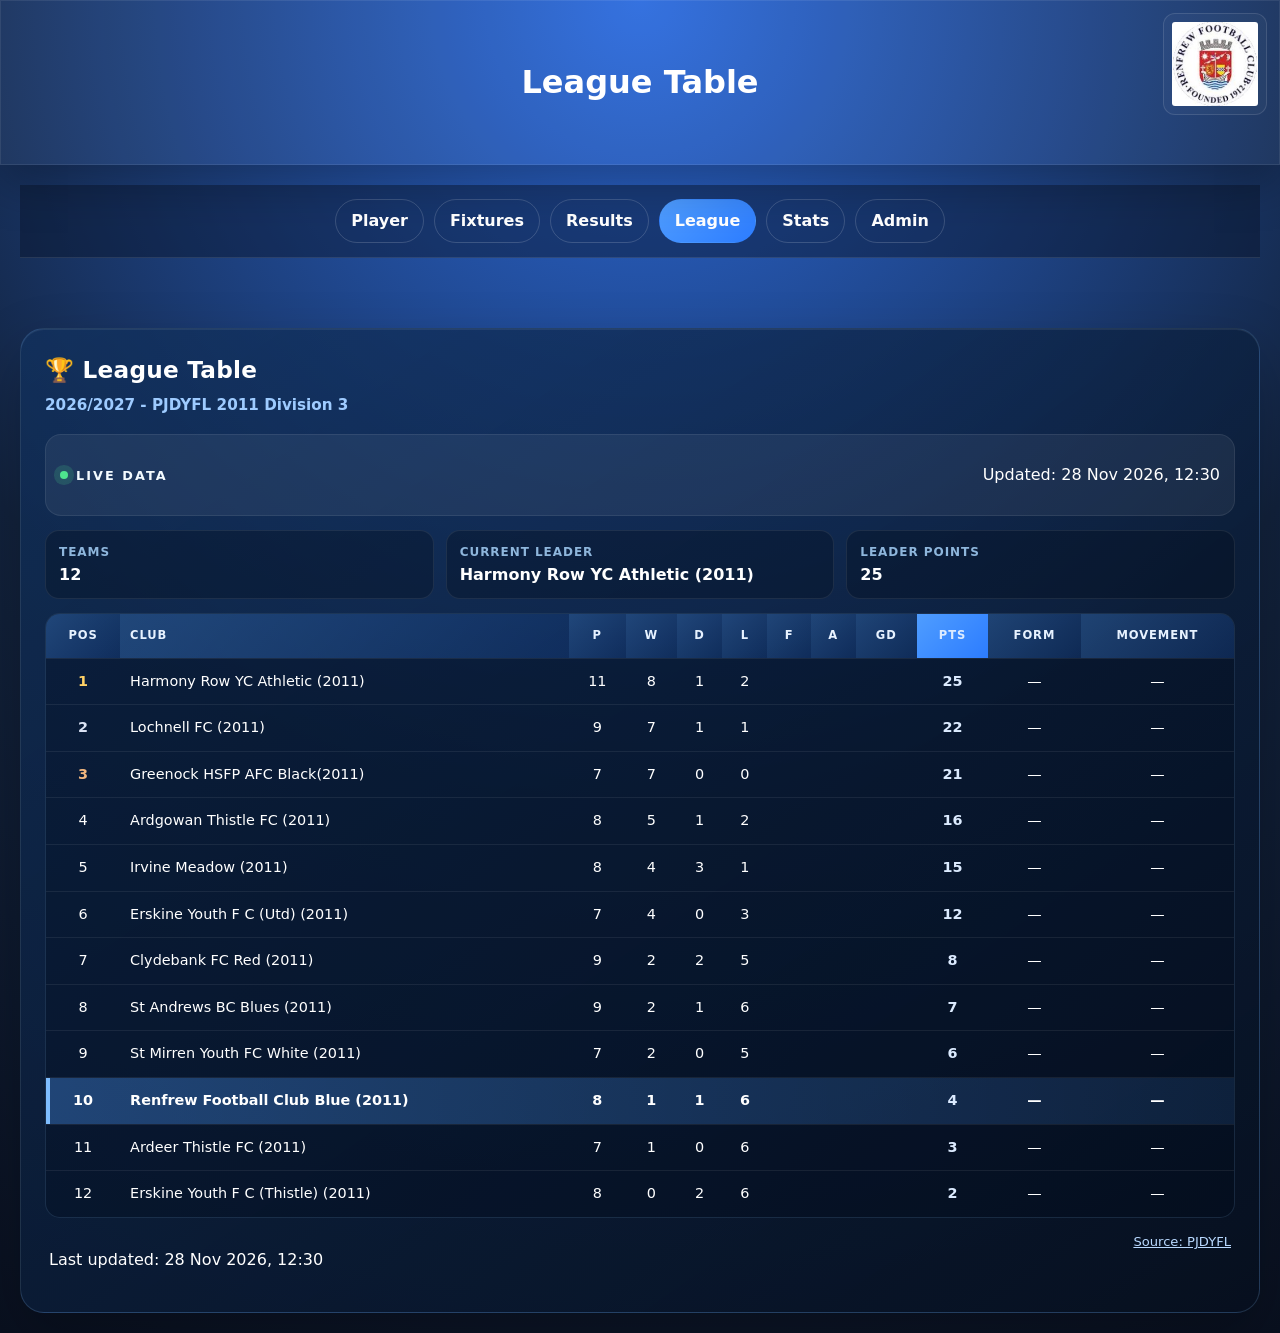
<file: pages/league.html>
<!doctype html><html lang="en"><head><meta charset="UTF-8"><meta name="viewport" content="width=device-width,initial-scale=1.0"><title>League Table | KCGK</title><link rel="stylesheet" href="../css/style.css?v=admin-badge-panel"></head><body><header class="goalkeeper"><img class="team-logo" src="../assets/images/team-logo.png" alt="Renfrew Juniors logo"><h1>League Table</h1></header><div data-site-navigation></div><main><section class="league-table-card"><div class="league-table-heading"><div><h2>🏆 League Table</h2><p id="leagueTableName" class="league-table-kicker"></p></div></div><div class="league-table-status-block"><div class="league-table-live"><span class="league-table-live-dot"></span><span>LIVE DATA</span></div><p id="leagueTableLiveUpdated"></p></div><div id="leagueTableSummary" class="league-table-summary"></div><div id="leagueTableStatus" class="league-table-status">Loading league table...</div><div id="leagueTableWrap" class="league-table-wrap hidden"><table class="league-table"><thead><tr><th>Pos</th><th>Club</th><th>P</th><th>W</th><th>D</th><th>L</th><th>F</th><th>A</th><th>GD</th><th>Pts</th><th>Form</th><th>Movement</th></tr></thead><tbody id="leagueTableBody"></tbody></table></div><div class="league-table-footer"><p id="leagueTableUpdated"></p><a class="league-table-source" href="https://www.pjdyfl.co.uk/leaguetablefeed/1058" target="_blank" rel="noopener noreferrer">Source: PJDYFL</a></div></section></main><script type="module">import {mountNavigation} from '../js/navigation.js';import {loadLeagueTable} from '../js/league.js';mountNavigation('League');loadLeagueTable();</script></body></html>
</file>
<file: css/style.css>
﻿:root{
  --bg-1: #2d6cdf;
  --bg-2: #12223c;
  --bg-3: #09101f;
  --card-bg: rgba(255,255,255,0.06);
  --muted: rgba(248,235,235,0.75);
  --accent: #4f9dff;
  --accent-strong: #2c7cff;
  --radius: 18px;
  --gap: 18px;
  --max-width: 960px;
}

/* Page background and text */
body{
  margin:0;
  min-height:100vh;
  font-family: "Segoe UI", Roboto, system-ui, -apple-system, "Helvetica Neue", Arial, sans-serif;
  background: radial-gradient(circle at top, var(--bg-1) 0%, var(--bg-2) 55%, var(--bg-3) 100%);
  color: #f6f6f7;
  line-height:1.5;
  -webkit-font-smoothing:antialiased;
}

/* Center page content */
body > *{
  max-width: var(--max-width);
  margin:0 auto;
  padding:20px;
}

/* Top header look */
header.goalkeeper{
  position:relative;
  text-align:center;
  padding:36px 20px;
  border-radius: calc(var(--radius) + 6px);
  background: rgba(255,255,255,0.04);
  border: 1px solid rgba(255,255,255,0.08);
  box-shadow: 0 18px 44px rgba(0,0,0,0.28);
}

header.goalkeeper .team-logo{
  position:absolute;
  top:12px;
  right:12px;
  width:86px;
  height:auto;
  border-radius:12px;
  border:1px solid rgba(255,255,255,0.12);
  background: rgba(255,255,255,0.03);
  padding:8px;
  object-fit:contain;
}

/* Headings */
header.goalkeeper h1:first-child{
  margin-bottom:6px;
  font-size:2.2rem;
  letter-spacing:0.2px;
}
header.goalkeeper p{
  margin:0;
  opacity:0.95;
  color:var(--muted);
}

.next-match-card{
  position:relative;
  display:flex;
  align-items:center;
  justify-content:space-between;
  gap:32px;
  overflow:hidden;
  isolation:isolate;
  margin-top:24px;
  padding:clamp(26px, 5vw, 46px);
  border:1px solid rgba(170,214,255,0.2);
  border-radius:28px;
  background:
    radial-gradient(ellipse at 88% 8%, rgba(71,156,255,.28), transparent 38%),
    linear-gradient(120deg, #071a32 0%, #0c2c50 54%, #103d68 100%);
  box-shadow:0 24px 58px rgba(3,10,20,0.38), inset 0 1px 0 rgba(255,255,255,0.09);
}
.next-match-card::before,.next-match-card::after{position:absolute;z-index:-1;content:"";pointer-events:none}
.next-match-card::before{width:390px;height:390px;right:-132px;top:-208px;border:1px solid rgba(184,220,255,.12);border-radius:50%;box-shadow:0 0 0 28px rgba(184,220,255,.025),0 0 0 58px rgba(184,220,255,.025),0 0 0 92px rgba(184,220,255,.02)}
.next-match-card::after{inset:auto 0 0;height:4px;background:linear-gradient(90deg,#73f0b1,#54b6ff 55%,#9c8bff)}
.next-match-copy{position:relative;z-index:1;min-width:0;flex:1}
.next-match-kicker{display:inline-flex;align-items:center;gap:8px;color:#91f2bb;font-size:.73rem;font-weight:850;letter-spacing:.17em}
.next-match-kicker::before{width:7px;height:7px;border-radius:50%;background:#75efad;box-shadow:0 0 12px rgba(117,239,173,.8);content:""}
.next-match-card h2{max-width:620px;margin:9px 0 7px;font-size:clamp(1.65rem,4.5vw,2.55rem);line-height:1.12;letter-spacing:-.035em;text-wrap:balance}
.next-match-meta{margin:0;color:rgba(226,239,255,.76);font-size:.95rem}
.countdown{display:flex;gap:9px;margin-top:25px}
.countdown-unit{display:grid;min-width:84px;padding:11px 14px 10px;text-align:left;border:1px solid rgba(193,222,255,.14);border-radius:16px;background:linear-gradient(145deg,rgba(255,255,255,.1),rgba(255,255,255,.035));box-shadow:inset 0 1px 0 rgba(255,255,255,.07)}
.countdown-unit strong{font-size:1.8rem;line-height:1.1;font-variant-numeric:tabular-nums;letter-spacing:-.04em}
.countdown-unit span{margin-top:5px;color:rgba(216,232,250,.64);font-size:.66rem;font-weight:750;text-transform:uppercase;letter-spacing:.12em}
.countdown-note{margin:8px 0 0;color:rgba(216,232,250,.5);font-size:.75rem}
.next-match-link{display:inline-flex;gap:10px;align-items:center;margin-top:20px;padding:10px 14px;border:1px solid rgba(183,216,255,.2);border-radius:999px;background:rgba(255,255,255,.055);color:#fff;font-size:.88rem;font-weight:750;text-decoration:none;transition:background .16s ease,transform .16s ease}
.next-match-link span{color:#91f2bb;font-size:1.1rem;transition:transform .16s ease}
.next-match-link:hover{transform:translateY(-2px);background:rgba(255,255,255,.12)}
.next-match-link:hover span{transform:translateX(3px)}
.next-match-ball{position:relative;z-index:0;display:grid;flex:none;place-items:center;width:clamp(130px,20vw,205px);aspect-ratio:1;border:1px solid rgba(198,226,255,.14);border-radius:50%;background:radial-gradient(circle at 35% 28%,rgba(114,183,255,.22),rgba(45,107,169,.08) 62%,rgba(255,255,255,.025));box-shadow:inset 0 0 38px rgba(93,164,235,.12),0 0 70px rgba(46,128,212,.12);font-size:clamp(4rem,9vw,7rem);filter:drop-shadow(0 16px 18px rgba(0,0,0,.27));transform:rotate(-12deg)}
.next-match-card [hidden]{display:none}

/* Profile card styling */
.profile-card{
  display:grid;
  grid-template-columns: minmax(180px, 260px) 1fr;
  gap:24px;
  align-items:start;
  margin-top:28px;
  padding:24px;
  border-radius:var(--radius);
  background: linear-gradient(180deg, rgba(255,255,255,0.02), rgba(255,255,255,0.01));
  border:1px solid rgba(255,255,255,0.06);
  box-shadow: 0 20px 50px rgba(3,10,20,0.45);
  transition: transform 0.18s ease, box-shadow 0.18s ease;
}
.profile-card:hover{transform:translateY(-4px); box-shadow:0 30px 80px rgba(3,10,20,0.5)}

/* Player timeline */
.player-timeline{
  margin-top:28px;
  padding:clamp(24px,4vw,38px);
  border:1px solid rgba(170,214,255,.14);
  border-radius:var(--radius);
  background:linear-gradient(145deg,rgba(12,34,61,.84),rgba(8,18,34,.78));
  box-shadow:0 20px 50px rgba(3,10,20,.3);
}
.player-timeline-heading{display:flex;justify-content:space-between;align-items:flex-end;gap:18px;margin-bottom:18px}
.timeline-kicker{color:#91f2bb;font-size:.72rem;font-weight:850;letter-spacing:.16em}
.player-timeline-heading h2{margin:5px 0 3px;font-size:clamp(1.4rem,3vw,1.85rem);letter-spacing:-.025em}
.player-timeline-heading p{margin:0;color:rgba(226,239,255,.68);font-size:.92rem}
.timeline-list{position:relative;display:grid;grid-auto-flow:column;grid-auto-columns:300px;gap:16px;overflow-x:auto;overscroll-behavior-inline:contain;scroll-snap-type:x mandatory;scrollbar-color:rgba(117,239,173,.55) rgba(255,255,255,.08);scrollbar-width:thin;margin:0 -4px;padding:12px 4px 18px;list-style:none}
.timeline-list:focus-visible{outline:2px solid rgba(117,239,173,.72);outline-offset:3px;border-radius:12px}
.timeline-item{position:relative;display:grid;grid-template-rows:46px 1fr;gap:14px;min-height:178px;scroll-snap-align:start}
.timeline-item::after{position:absolute;z-index:0;top:21px;left:44px;right:-16px;height:2px;background:linear-gradient(90deg,#72ebb0,#54b6ff);content:""}
.timeline-item:last-child::after{display:none}
.timeline-marker{z-index:1;display:grid;width:44px;height:44px;place-items:center;border:1px solid rgba(185,218,255,.18);border-radius:50%;background:#102b49;box-shadow:0 0 0 5px rgba(9,22,39,.8);font-size:1.15rem}
.timeline-item--current .timeline-marker{border-color:rgba(117,239,173,.55);background:linear-gradient(145deg,#174c50,#123755);box-shadow:0 0 0 5px rgba(9,22,39,.8),0 0 22px rgba(117,239,173,.15)}
.timeline-content{height:100%;box-sizing:border-box;padding:16px;border:1px solid rgba(170,214,255,.13);border-radius:16px;background:linear-gradient(145deg,rgba(255,255,255,.075),rgba(255,255,255,.025));box-shadow:inset 0 1px 0 rgba(255,255,255,.045)}
.timeline-date{color:#91f2bb;font-size:.71rem;font-weight:800;letter-spacing:.1em;text-transform:uppercase}
.timeline-content h3{margin:4px 0 6px;font-size:1.02rem}
.timeline-content p{margin:0;color:rgba(226,239,255,.68);font-size:.88rem}
.timeline-scroll-hint{display:flex;justify-content:flex-end;align-items:center;gap:8px;margin:0;color:rgba(226,239,255,.55);font-size:.75rem;font-weight:700;letter-spacing:.04em}
.timeline-scroll-hint span{color:#91f2bb;font-size:1rem}
.timeline-scroll-controls{display:flex;gap:8px;flex:none}
.timeline-scroll-controls button{display:grid;width:38px;height:38px;place-items:center;padding:0;border:1px solid rgba(183,216,255,.2);background:rgba(255,255,255,.055);font-size:1.15rem}
.timeline-scroll-controls button:hover{background:rgba(255,255,255,.13)}
@media(max-width:480px){.player-timeline{margin-top:20px;padding:22px 18px}.player-timeline-heading{align-items:center}.timeline-list{grid-auto-columns:minmax(0,84%);gap:12px}.timeline-item{min-height:166px}.timeline-scroll-controls button{width:34px;height:34px}}

.player-timeline-editor{margin-top:16px}
.timeline-editor-heading{display:flex;align-items:flex-start;justify-content:space-between;gap:18px;margin-bottom:18px}
.timeline-editor-heading h3{margin:4px 0;font-size:1.25rem}
.timeline-editor-heading p:not(.timeline-kicker){max-width:620px;margin:0;color:rgba(226,239,255,.68);font-size:.9rem}
.timeline-editor-rows{display:grid;gap:14px}
.timeline-editor-row{display:flex;flex-direction:column;gap:12px;padding:16px;border:1px solid rgba(170,214,255,.13);border-radius:14px;background:linear-gradient(145deg,rgba(12,34,61,.72),rgba(8,18,34,.68))}
.timeline-editor-row-heading{display:flex;align-items:center;gap:9px;color:rgba(226,239,255,.62);font-size:.78rem;font-weight:700;letter-spacing:.03em}
.timeline-edit-emoji{display:grid;width:34px;height:34px;place-items:center;border:1px solid rgba(185,218,255,.18);border-radius:50%;background:#102b49;font-size:1.1rem}
.timeline-editor-row label{display:flex;flex-direction:column;gap:7px;color:rgba(248,235,235,.92);font-size:.9rem;font-weight:700;min-width:0}
.timeline-editor-row input,.timeline-editor-row textarea{width:100%;box-sizing:border-box;border:1px solid rgba(255,255,255,.16);border-radius:11px;padding:12px 14px;background:rgba(255,255,255,.07);color:#fff;font:inherit;font-weight:450;resize:vertical}
.timeline-editor-row input{min-height:46px}
.timeline-editor-row input:focus,.timeline-editor-row textarea:focus{outline:2px solid rgba(79,157,255,.38);outline-offset:2px}
.timeline-editor-actions{display:flex;flex-wrap:wrap;gap:8px}
.timeline-editor-actions button{padding:8px 13px;font-size:.82rem}
.timeline-editor-actions button:disabled{opacity:.48;cursor:not-allowed;transform:none}
@media(max-width:620px){.timeline-editor-heading{flex-direction:column}.timeline-editor-heading button{width:100%}}

/* Image styling */
.profile-card img{
  width:100%;
  border-radius:14px;
  object-fit:cover;
  min-height:220px;
  box-shadow: 0 12px 30px rgba(0,0,0,0.25);
}

/* Text block */
.profile-card .info{
  display:flex;
  flex-direction:column;
  gap:var(--gap);
}

.profile-card h1, .profile-card h2{margin:0}
.profile-card h1{font-size:1.6rem}
.profile-card h2{margin-top:6px; font-size:1.15rem; opacity:0.92; font-weight:500}

/* Stats grid */
.profile-card ul{
  list-style:none;
  padding:0;
  margin:0;
  display:grid;
  grid-template-columns: repeat(2, minmax(0,1fr));
  gap:10px;
}
.profile-card li{
  background: var(--card-bg);
  padding:10px 14px;
  border-radius:12px;
  margin:0;
  font-weight:600;
  color: #fbfbfc;
}

/* Button layout and styles */
.profile-card .info > button{margin-right:12px}
button{
  display:inline-block;
  border:none;
  border-radius:999px;
  padding:12px 22px;
  background:var(--accent);
  color:white;
  cursor:pointer;
  font-size:0.98rem;
  transition: transform 0.16s ease, background 0.16s ease, box-shadow 0.16s ease;
  box-shadow: 0 8px 20px rgba(40,100,200,0.12);
}
button:hover{background:var(--accent-strong); transform:translateY(-3px); box-shadow:0 14px 32px rgba(40,100,200,0.16)}
button:focus{outline:3px solid rgba(79,157,255,0.18); outline-offset:3px}

/* Small screens */
@media (max-width:720px){
  .next-match-ball{width:125px;font-size:4.5rem;opacity:.82}
  .profile-card{grid-template-columns:1fr}
  .profile-card ul{grid-template-columns:1fr}
  header.goalkeeper .team-logo{width:64px}
}

@media (max-width:480px){
  .next-match-card{gap:8px;padding:24px 18px 22px;border-radius:22px}
  .next-match-ball{position:absolute;right:-28px;top:-32px;width:136px;font-size:4rem;opacity:.19}
  .next-match-card h2{max-width:calc(100% - 25px);font-size:1.7rem}
  .next-match-meta{max-width:calc(100% - 12px);font-size:.85rem}
  .countdown{gap:7px;margin-top:20px}
  .countdown-unit{min-width:0;flex:1;padding:10px 10px 9px}
  .countdown-unit strong{font-size:1.55rem}
  header.goalkeeper{padding-right:88px;}
  header.goalkeeper h1{font-size:1.75rem;}
}

/* Social button row */
.social-row{
  margin-top:8px;
  display:flex;
  flex-wrap:wrap;
  gap:10px;
  align-items:center;
}
.social-button{
  display:inline-flex;
  align-items:center;
  justify-content:center;
  width:52px;
  height:52px;
  border-radius:14px;
  background: #000;
  color:white;
  text-decoration:none;
  padding:0;
  overflow:hidden;
  box-shadow:0 10px 26px rgba(0,0,0,0.35);
  transition: transform 0.16s cubic-bezier(.2,.9,.2,1), box-shadow 0.16s ease, opacity 0.14s ease;
}
.social-button img.social-logo{
  width:100%;
  height:100%;
  display:block;
  object-fit:contain;
  background:transparent;
  border:none;
}
.social-button--text{
  width:auto;
  min-width:180px;
  padding:0 14px;
  height:48px;
  border-radius:999px;
  background: linear-gradient(135deg, #ff0000 0%, #c80000 100%);
}
.social-button--text .social-text{
  display:block;
  color:#fff;
  font-weight:700;
  font-size:0.95rem;
  letter-spacing:0.02em;
}
.social-button:hover{transform:translateY(-4px) scale(1.04); box-shadow:0 18px 40px rgba(0,0,0,0.4)}
.social-button:focus{outline:3px solid rgba(79,157,255,0.18); outline-offset:3px}

/* Tighter spacing for action buttons */
.profile-card .info > button{margin-right:10px; margin-bottom:8px}

.secondary-button{
  border:none;
  border-radius:999px;
  padding:12px 22px;
  background:rgba(255,255,255,0.14);
  color:#fff;
  cursor:pointer;
  font-weight:700;
  box-shadow:0 10px 20px rgba(0,0,0,0.18);
}
button.secondary-button:hover{transform:translateY(-2px); background:rgba(255,255,255,0.2)}

.fixtures-card{
  margin-top:30px;
  padding:24px;
  border-radius:var(--radius);
  background: rgba(255,255,255,0.05);
  border:1px solid rgba(255,255,255,0.08);
  box-shadow:0 20px 50px rgba(0,0,0,0.18);
}
.league-table-card{
  margin-top:30px;
  padding:24px;
  overflow:hidden;
  border:1px solid rgba(144,198,255,0.18);
  border-radius:24px;
  background:linear-gradient(145deg, rgba(17,49,94,0.72), rgba(6,15,30,0.78));
  box-shadow:0 24px 60px rgba(0,0,0,0.24), inset 0 1px 0 rgba(255,255,255,0.07);
}
.league-table-heading{
  display:flex;
  align-items:flex-start;
  gap:16px;
  margin-bottom:18px;
}
.league-table-kicker{
  margin:6px 0 0;
  color:#9ecbff;
  font-size:0.95rem;
  font-weight:700;
}
.league-table-heading h2{
  margin:0;
  font-size:1.45rem;
  letter-spacing:0.01em;
}
.league-table-status-block{
  display:flex;
  flex-wrap:wrap;
  align-items:center;
  justify-content:space-between;
  gap:12px;
  padding:12px 14px;
  margin-bottom:14px;
  border-radius:16px;
  background:rgba(255,255,255,0.06);
  border:1px solid rgba(255,255,255,0.08);
}
.league-table-live{
  display:inline-flex;
  align-items:center;
  gap:8px;
  color:#f4fbff;
  font-size:0.8rem;
  font-weight:800;
  letter-spacing:0.16em;
  text-transform:uppercase;
}
.league-table-live-dot{
  display:inline-block;
  width:8px;
  height:8px;
  border-radius:999px;
  background:#4ee48e;
  box-shadow:0 0 0 6px rgba(78,228,142,0.16);
}
.league-table-live-updated,
.league-table-updated{
  margin:0;
  color:var(--muted);
  font-size:0.82rem;
}
.league-table-summary{
  display:grid;
  grid-template-columns:repeat(3, minmax(0, 1fr));
  gap:12px;
  margin-bottom:14px;
}
.league-table-summary-card{
  display:flex;
  flex-direction:column;
  gap:4px;
  padding:12px 13px;
  border-radius:14px;
  background:rgba(3,12,27,0.34);
  border:1px solid rgba(255,255,255,0.08);
}
.league-table-summary-label{
  color:#8eb6dc;
  font-size:0.75rem;
  font-weight:700;
  letter-spacing:0.08em;
  text-transform:uppercase;
}
.league-table-summary-card strong{
  color:#ffffff;
  font-size:1rem;
  line-height:1.3;
}
.league-table-source{
  color:#b9d9ff;
  font-size:0.82rem;
  white-space:nowrap;
}
.league-table-status{
  padding:18px;
  border:1px solid rgba(255,255,255,0.08);
  border-radius:14px;
  background:rgba(3,12,27,0.28);
  color:var(--muted);
}
.league-table-wrap{
  overflow-x:auto;
  margin-top:12px;
  border:1px solid rgba(144,198,255,0.14);
  border-radius:15px;
  background:rgba(3,12,27,0.32);
  -webkit-overflow-scrolling:touch;
}
.league-table{
  width:100%;
  min-width:860px;
  border-collapse:collapse;
  font-size:0.9rem;
}
.league-table th,
.league-table td{
  padding:12px 10px;
  border-bottom:1px solid rgba(255,255,255,0.07);
  text-align:center;
  white-space:nowrap;
}
.league-table th{
  padding-top:13px;
  padding-bottom:13px;
  background:linear-gradient(135deg, rgba(79,157,255,0.32), rgba(44,124,255,0.18));
  color:#e7f2ff;
  font-size:0.72rem;
  font-weight:800;
  letter-spacing:0.08em;
  text-transform:uppercase;
}
.league-table tbody tr{transition:background 0.18s ease, transform 0.18s ease;}
.league-table tbody tr:hover{background:rgba(255,255,255,0.045);}
.league-table tbody tr:last-child td{border-bottom:none;}
.league-table th:nth-child(2),
.league-table td:nth-child(2){
  min-width:240px;
  text-align:left;
  white-space:normal;
}
.league-table th:nth-child(10),
.league-table td:nth-child(10){
  color:#dcebff;
  font-weight:800;
}
.league-table th:nth-child(10){background:linear-gradient(135deg, #4f9dff, #2c7cff);}
.league-table tbody tr.pos-1 td:first-child{color:#ffd166; font-weight:800;}
.league-table tbody tr.pos-2 td:first-child{color:#dce4f5; font-weight:800;}
.league-table tbody tr.pos-3 td:first-child{color:#f0b67f; font-weight:800;}
.league-table tbody tr.current-team{
  background:linear-gradient(90deg, rgba(79,157,255,0.34), rgba(79,157,255,0.12));
  box-shadow:inset 4px 0 #7ebdff;
}
.league-table tbody tr.current-team td{
  font-weight:800;
}
.league-table-club-cell{
  display:flex;
  align-items:center;
  justify-content:flex-start;
  gap:8px;
  min-width:240px;
}
.league-table-club-name{
  font-weight:700;
}
.league-table-team-badge{
  display:inline-flex;
  align-items:center;
  justify-content:center;
  padding:3px 8px;
  border-radius:999px;
  font-size:0.68rem;
  font-weight:800;
  letter-spacing:0.08em;
  text-transform:uppercase;
  color:#0b1730;
  background:linear-gradient(135deg, #ffe66d, #ffc857);
}
.league-table-form-cell,
.league-table-movement-cell{
  min-width:120px;
}
.league-table-form-badges{
  display:flex;
  flex-wrap:wrap;
  justify-content:center;
  gap:4px;
}
.league-table-form-badge{
  display:inline-flex;
  align-items:center;
  justify-content:center;
  min-width:24px;
  height:24px;
  padding:0 4px;
  border-radius:999px;
  font-size:0.72rem;
  font-weight:800;
  background:rgba(255,255,255,0.12);
  color:#f8fbff;
}
.league-table-footer{
  display:flex;
  justify-content:space-between;
  gap:14px;
  padding:14px 4px 0;
}
@media (max-width:820px){
  .league-table-summary{grid-template-columns:1fr;}
}
@media (max-width:620px){
  .league-table-card{padding:18px 14px;}
  .league-table-heading{flex-direction:column;}
  .league-table-status-block{align-items:flex-start; flex-direction:column;}
  .league-table-footer{align-items:flex-start; flex-direction:column;}
  .league-table-source{white-space:normal;}
  .league-table{min-width:760px;}
}
.fixtures-header{
  display:flex;
  flex-direction:column;
  gap:8px;
}
.fixture-controls{
  display:flex;
  justify-content:flex-end;
  align-items:center;
  gap:10px;
  margin:18px 0;
}
.league-table-nav-link{
  display:inline-flex;
  align-items:center;
  justify-content:center;
  text-decoration:none;
}
.management-panel{
  display:grid;
  gap:14px;
  max-width:760px;
  margin:0 auto 22px;
  border-radius:16px;
  border:1px solid rgba(255,255,255,0.12);
  padding:18px;
  background: rgba(7,16,32,0.42);
  box-shadow: inset 0 1px 0 rgba(255,255,255,0.05), 0 18px 42px rgba(0,0,0,0.2);
}
.hidden{display:none !important;}
.admin-panel-header{
  display:flex;
  justify-content:space-between;
  gap:16px;
  align-items:flex-start;
}
.admin-panel-header h3,
.admin-section h4{
  margin:0;
}
.admin-panel-header p{
  margin:4px 0 0;
  color:rgba(248,235,235,0.74);
}
.admin-section{
  background:rgba(255,255,255,0.055);
  border:1px solid rgba(255,255,255,0.09);
  border-radius:12px;
  padding:16px;
}
.fixture-score-editor{
  display:flex;
  flex-direction:column;
  gap:12px;
}
.motm-editor{
  display:flex;
  flex-direction:column;
  gap:10px;
  padding-top:12px;
  border-top:1px solid rgba(255,255,255,0.12);
}
.motm-toggle{
  flex-direction:row !important;
  align-items:center;
  gap:10px !important;
}
.motm-toggle input{
  width:auto;
  min-height:0;
}
.fixture-access-row{
  display:grid;
  grid-template-columns:repeat(2, minmax(0, 1fr));
  gap:14px;
  margin-top:14px;
}
.fixture-access label,
.fixture-form label,
.fixture-score-editor label{
  display:flex;
  flex-direction:column;
  gap:8px;
  color: rgba(248,235,235,0.92);
  font-size:0.95rem;
  font-weight:700;
  min-width:0;
}
.fixture-access input,
.fixture-form input,
.fixture-score-editor select,
.fixture-score-editor input{
  width:100%;
  box-sizing:border-box;
  border:1px solid rgba(255,255,255,0.18);
  border-radius:12px;
  padding:14px 16px;
  background: rgba(255,255,255,0.08);
  color:#fff;
  min-height:48px;
  box-shadow: inset 0 1px 2px rgba(0,0,0,0.18);
}
.fixture-access input:focus,
.fixture-form input:focus,
.fixture-score-editor select:focus,
.fixture-score-editor input:focus{
  outline:2px solid rgba(79,157,255,0.35);
  outline-offset:2px;
}
.fixture-access-buttons{
  display:flex;
  flex-wrap:wrap;
  gap:10px;
  margin-top:14px;
}
.fixture-access-buttons button{
  min-width:110px;
  padding:10px 16px;
  font-size:0.92rem;
}
.management-panel .primary-button,
.management-panel .secondary-button {
  border-radius:999px;
  min-height:42px;
}
.fixture-message{
  margin-top:10px;
  font-size:0.95rem;
  color:rgba(248,235,235,0.8);
}
.fixture-message.success{color:#aaf7c1;}
.fixture-message.error{color:#ffb3b3;}
.fixture-form.locked{
  display:none;
}
.fixture-loading{
  margin: 10px 0;
  color: rgba(248,235,235,0.85);
  font-size: 0.95rem;
}
.fixtures-header h2,
.fixture-list-card h3{
  margin:0 0 10px;
}
.fixtures-header p{
  margin:0;
  color:rgba(248,235,235,0.8);
}
.fixture-form{
  display:flex;
  flex-direction:column;
  gap:16px;
}
.fixture-row{
  display:grid;
  grid-template-columns:minmax(0,1fr) minmax(0,1fr);
  gap:14px;
  align-items:end;
}
.fixture-row--time{grid-template-columns:repeat(3,minmax(0,1fr))}
.fixture-row > label{
  margin:0;
  width:100%;
  min-width:0;
}
.custom-logo-admin{
  margin-top:16px;
  padding:16px;
  border:1px solid rgba(255,255,255,0.09);
  border-radius:12px;
  background:rgba(255,255,255,0.055);
}
.custom-logo-admin-heading{display:flex;align-items:center;justify-content:space-between;gap:18px}
.custom-logo-admin-heading h3{margin:0 0 5px;font-size:1.1rem}
.custom-logo-admin-heading p:not(.custom-logo-kicker){max-width:620px;margin:0;color:rgba(248,235,235,.74);font-size:.9rem}
.custom-logo-kicker{margin:0 0 2px;color:rgba(248,235,235,.58);font-size:.64rem;font-weight:700;letter-spacing:.08em}
.custom-logo-admin-form{display:flex;flex-direction:column;gap:10px;margin-top:12px}
.custom-logo-admin-form label{display:flex;flex-direction:column;gap:8px;color:rgba(248,235,235,.92);font-size:.92rem;font-weight:700}
.custom-logo-admin-form input{width:100%;box-sizing:border-box;border:1px solid rgba(255,255,255,.18);border-radius:12px;padding:14px 16px;background:rgba(255,255,255,.08);color:#fff;min-height:48px}
.custom-logo-admin-form input[type=file]{padding:10px}
.custom-logo-admin-form input[type=file]::file-selector-button{margin-right:10px;padding:7px 12px;border:0;border-radius:999px;background:rgba(255,255,255,.14);color:#fff;font-weight:700;cursor:pointer}
.custom-logo-upload-row{display:grid;grid-template-columns:minmax(0,1fr) auto;gap:16px;align-items:end}
.custom-logo-preview{width:78px;height:78px;padding:6px;object-fit:contain;border:1px solid rgba(255,255,255,.16);border-radius:14px;background:rgba(255,255,255,.08)}
.custom-logo-preview[hidden]{display:none}
.custom-logo-admin-form .primary-button{align-self:flex-start}
.custom-logo-gallery-heading{display:flex;align-items:baseline;gap:10px;margin-top:14px}
.custom-logo-gallery-heading h4{margin:0}
.custom-logo-gallery-heading span,.custom-logo-gallery-empty{color:rgba(239,246,255,.6);font-size:.82rem}
.custom-logo-gallery{display:grid;grid-template-columns:repeat(auto-fill,minmax(210px,1fr));gap:10px;margin-top:8px}
.custom-logo-admin-form #customLogoStatus:empty{display:none}
.custom-logo-gallery-item{display:flex;align-items:center;gap:12px;min-width:0;padding:10px;border:1px solid rgba(255,255,255,.1);border-radius:14px;background:rgba(255,255,255,.045)}
.custom-logo-gallery-item img{flex:none;width:54px;height:54px;object-fit:contain;border-radius:10px;background:#fff}
.custom-logo-gallery-item div{display:flex;flex-direction:column;min-width:0;gap:3px}
.custom-logo-gallery-item strong,.custom-logo-gallery-item span{overflow:hidden;text-overflow:ellipsis;white-space:nowrap}
.custom-logo-gallery-item span{color:rgba(239,246,255,.58);font-size:.73rem}
.primary-button{
  align-self:flex-end;
  border:none;
  border-radius:999px;
  padding:14px 28px;
  background:linear-gradient(135deg,#4f9dff,#2c7cff);
  color:#fff;
  cursor:pointer;
  font-weight:700;
  box-shadow:0 12px 28px rgba(46,115,255,0.18);
  transition: transform 0.16s ease, box-shadow 0.16s ease;
}
.primary-button:hover{
  transform:translateY(-2px);
  box-shadow:0 16px 32px rgba(46,115,255,0.22);
}
@media (max-width:760px){
  .fixture-controls{
    justify-content:stretch;
  }
  .fixture-controls button,
  .fixture-controls .league-table-nav-link,
  .fixture-access-buttons button,
  .management-panel .primary-button{
    width:100%;
  }
  .management-panel{
    padding:14px;
  }
  .fixture-access-row,
  .fixture-row{
    grid-template-columns:1fr;
  }
  .custom-logo-admin-heading{align-items:flex-start;flex-direction:column}
  .custom-logo-admin-heading button{width:100%}
  .custom-logo-upload-row{grid-template-columns:1fr auto}
}
.fixture-list-card{
  padding:18px 0 0;
}
.fixture-empty{
  background: rgba(255,255,255,0.06);
  border: 1px solid rgba(255,255,255,0.08);
  border-radius: 18px;
  padding: 18px 22px;
}

.score-badge{
  padding:6px 12px;
  border-radius:999px;

  background:linear-gradient(
    135deg,
    #4f9dff,
    #2c7cff
  );

  color:white;
  font-size:0.82rem;
  font-weight:800;

  box-shadow:0 6px 18px #2c7cff59;
}
body{
  background: radial-gradient(circle at top, #2d6cdf 0%, #12223c 55%, #09101f 100%);
  color:#ffff;
}
.profile-card .info > button {
  background: linear-gradient(135deg, #4f9dff, #2c7cff);
  color: white;
  font-weight: 700;
  border: none;
  border-radius: 999px;
  padding: 14px 28px;
  box-shadow: 0 12px 28px rgba(46,115,255,0.18);
}

.profile-card .info > button:hover {
  transform: translateY(-2px);
  box-shadow: 0 16px 32px #2e73ff38;
}

.delete-fixture-button{
  background:#ff4d4d;
  color:white;
  border:none;
  padding:8px 14px;
  border-radius:999px;
  cursor:pointer;
  font-size:0.85rem;
  font-weight:700;
  transition:0.2s ease;
}

.delete-fixture-button:hover{
  background:#e63939;
  transform:scale(1.05);
}
.report-button{
  background:#4f9dff;
  color:white;
  border:none;
  padding:8px 14px;
  border-radius:999px;
  cursor:pointer;
  font-size:0.85rem;
  font-weight:700;
}

.match-report{
  margin-top:10px;
  padding:14px;
  border-radius:12px;
  background:rgba(255,255,255,0.05);
  color:#f5f5f5;
  line-height:1.5;
}

.report-button,
.delete-fixture-button{
  width:max-content;
}

.score-win{
  background:linear-gradient(135deg,#3b82f6,#2563eb);
}

.score-loss{
  background:linear-gradient(135deg,#ef4444,#dc2626);
}

.score-draw{
  background:linear-gradient(135deg,#9ca3af,#6b7280);
}

/* Fixture match cards */
.fixture-list-card ul{
  list-style:none;
  padding:0;
  margin:0;
  display:grid;
  grid-template-columns:repeat(auto-fit, minmax(min(285px, 100%), 1fr));
  gap:18px;
}

.fixture-item{
  position:relative;
  display:flex;
  flex-direction:column;
  min-height:355px;
  padding:20px;
  gap:18px;
  overflow:hidden;
  border:1px solid rgba(144, 198, 255, 0.2);
  border-radius:22px;
  background:linear-gradient(145deg, rgba(31, 75, 130, 0.45), rgba(7, 19, 40, 0.52));
  box-shadow:0 14px 34px rgba(0, 0, 0, 0.2), inset 0 1px rgba(255, 255, 255, 0.09);
  backdrop-filter:blur(12px);
  transition:transform 0.25s ease, border-color 0.25s ease, box-shadow 0.25s ease;
}

.fixture-item::before{
  content:"";
  position:absolute;
  inset:0 auto auto 0;
  width:100%;
  height:3px;
  background:linear-gradient(90deg, transparent, #66b0ff, transparent);
}

.fixture-item:hover{
  transform:translateY(-5px);
  border-color:rgba(144, 198, 255, 0.42);
  box-shadow:0 20px 42px rgba(0, 0, 0, 0.3), 0 0 25px rgba(79, 157, 255, 0.14);
}

.fixture-card-header{
  display:flex;
  align-items:center;
  justify-content:space-between;
  gap:10px;
  font-size:0.72rem;
  font-weight:800;
  letter-spacing:0.1em;
}

.fixture-status{
  display:inline-flex;
  align-items:center;
  width:max-content;
  max-width:58%;
  padding:5px 9px;
  border-radius:999px;
  color:#9ecbff;
  background:rgba(79,157,255,0.12);
  letter-spacing:0.06em;
}
.fixture-status--completed{
  color:#9df2b4;
  background:rgba(34,197,94,0.14);
}
.fixture-status--postponed{
  color:#ffd18a;
  background:rgba(245,158,11,0.16);
}
.fixture-status--abandoned{
  color:#ffaaaa;
  background:rgba(239,68,68,0.16);
}

.fixture-competition{
  max-width:55%;
  overflow:hidden;
  text-overflow:ellipsis;
  white-space:nowrap;
  padding:5px 9px;
  border-radius:999px;
  color:rgba(255,255,255,0.76);
  background:rgba(255,255,255,0.07);
  letter-spacing:0;
}

.fixture-matchup{
  display:grid;
  grid-template-columns:minmax(0, 1fr) auto minmax(0, 1fr);
  align-items:start;
  gap:12px;
  text-align:center;
}

.fixture-team{
  min-width:0;
}

.fixture-logo-shell{
  display:grid;
  place-items:center;
  width:92px;
  aspect-ratio:1;
  margin:0 auto 10px;
  overflow:hidden;
  border:1px solid rgba(205, 230, 255, 0.26);
  border-radius:18px;
  background:rgba(255,255,255,0.09);
  box-shadow:inset 0 1px rgba(255,255,255,0.12), 0 8px 16px rgba(0,0,0,0.16);
}

.fixture-team-logo{
  width:100%;
  height:100%;
  object-fit:contain;
  padding:8px;
  box-sizing:border-box;
}

.fixture-team h4{
  margin:0;
  overflow:hidden;
  color:#fff;
  font-size:0.98rem;
  line-height:1.25;
  text-overflow:ellipsis;
}

.fixture-versus{
  display:grid;
  place-items:center;
  align-self:start;
  margin-top:30px;
  min-width:42px;
  color:#bcd9ff;
  font-size:0.85rem;
  font-weight:900;
  letter-spacing:0.1em;
}

.fixture-versus .score-badge{
  white-space:nowrap;
  padding:8px 9px;
  font-size:0.78rem;
  letter-spacing:0;
}

.fixture-meta{
  display:grid;
  gap:6px;
  margin-top:auto;
  padding-top:15px;
  border-top:1px solid rgba(255,255,255,0.1);
  color:rgba(238, 247, 255, 0.8);
  font-size:0.88rem;
  text-align:center;
}
.goalkeeper-appearance-badge{
  display:flex;
  justify-content:center;
  align-items:center;
  flex-wrap:wrap;
  gap:6px 12px;
  margin-top:12px;
  padding:9px 12px;
  border:1px solid rgba(144,198,255,0.2);
  border-radius:12px;
  background:rgba(79,157,255,0.09);
  color:rgba(238,247,255,0.88);
  font-size:0.82rem;
  text-align:center;
}
.goalkeeper-appearance-badge strong{
  color:#b8dcff;
}
.goalkeeper-appearance-badge span{
  color:rgba(238,247,255,0.72);
}

.fixture-actions{
  display:flex;
  justify-content:center;
  flex-wrap:wrap;
  gap:8px;
}
.motm-badge{
  align-self:center;
  margin-top:12px;
  padding:6px 10px;
  border:1px solid rgba(255,211,92,0.55);
  border-radius:999px;
  background:rgba(255,198,56,0.12);
  color:#ffe29a;
  font-size:0.72rem;
  font-weight:800;
  letter-spacing:0.08em;
}

.fixture-item .view-report-button,
.fixture-item .match-report{
  width:100%;
  box-sizing:border-box;
}

@media (max-width:400px){
  .fixtures-card{padding:16px;}
  .fixture-item{padding:17px;}
  .fixture-logo-shell{width:76px; border-radius:15px;}
  .fixture-matchup{gap:8px;}
  .fixture-versus{min-width:34px;margin-top:22px;}
  .fixture-card-header{flex-wrap:wrap;}
  .fixture-competition{max-width:100%;}

  .site-nav{gap:7px;padding:12px;}
  .site-nav a{padding:8px 11px;}
}

@media (max-width:360px){
  .fixture-logo-shell{width:66px;}
  .fixture-matchup{gap:6px;}
  .fixture-versus{min-width:30px;margin-top:17px;}
}

/* Tournament fixtures use a lightweight, text-only layout. */
.tournament-editor{
  display:grid;
  gap:16px;
}

.tournament-editor.locked{
  display:none;
}

.tournament-editor-heading,
.tournament-edit-actions,
.tournament-admin-item,
.tournament-admin-actions{
  display:flex;
  align-items:center;
  justify-content:space-between;
  gap:12px;
}

.tournament-editor-heading p,
.tournament-admin-item span{
  margin:4px 0 0;
  color:rgba(248,235,235,0.72);
  font-size:0.88rem;
}

.tournament-edit-panel,
.tournament-admin-list-wrap{
  display:grid;
  gap:14px;
}

.tournament-edit-panel > label,
.tournament-match-edit-row > label{
  display:flex;
  flex-direction:column;
  gap:8px;
  font-weight:700;
}

.tournament-edit-panel input,
.tournament-match-edit-row input,
.tournament-match-edit-row select{
  width:100%;
  min-height:44px;
  box-sizing:border-box;
  border:1px solid rgba(255,255,255,0.18);
  border-radius:12px;
  padding:10px 12px;
  background:rgba(255,255,255,0.08);
  color:#fff;
}

.tournament-edit-actions{
  justify-content:flex-start;
  flex-wrap:wrap;
}

.tournament-match-editor,
.tournament-admin-list{
  display:grid;
  gap:12px;
}

.tournament-match-edit-row,
.tournament-admin-item{
  padding:14px;
  border:1px solid rgba(144,198,255,0.16);
  border-radius:14px;
  background:rgba(8,24,48,0.32);
}

.tournament-match-edit-row{
  display:grid;
  gap:12px;
}

.tournament-match-edit-heading{
  display:flex;
  justify-content:space-between;
  align-items:center;
  gap:12px;
}

.tournament-match-edit-heading > div{
  display:flex;
  flex-wrap:wrap;
  gap:8px;
}

.tournament-match-edit-heading button{
  padding:7px 11px;
  font-size:0.8rem;
}

.tournament-match-edit-heading h5,
.tournament-admin-list-wrap h5{
  margin:0;
  font-size:0.95rem;
}

.tournament-admin-item > div:first-child{
  min-width:0;
}

.tournament-admin-item strong,
.tournament-admin-item span{
  display:block;
}

.tournament-list-card{
  margin-top:28px;
  padding-top:22px;
  border-top:1px solid rgba(255,255,255,0.1);
}

.tournament-list-heading{
  display:flex;
  justify-content:space-between;
  align-items:baseline;
  gap:14px;
  margin-bottom:14px;
}

.tournament-list-heading h3{
  margin:0;
}

.tournament-list-heading span{
  color:rgba(248,235,235,0.7);
  font-size:0.9rem;
}

.tournament-list{
  display:grid;
  grid-template-columns:repeat(auto-fit, minmax(min(260px, 100%), 1fr));
  gap:18px;
}

.tournament-card{
  display:grid;
  justify-items:center;
  gap:10px;
  min-width:0;
  padding:24px 20px;
  border:1px solid rgba(144,198,255,0.22);
  border-radius:22px;
  background:linear-gradient(145deg, rgba(31,75,130,0.42), rgba(7,19,40,0.52));
  color:#fff;
  text-align:center;
  box-shadow:0 14px 34px rgba(0,0,0,0.2), inset 0 1px rgba(255,255,255,0.09);
}

.tournament-card:hover{
  border-color:rgba(144,198,255,0.45);
  background:linear-gradient(145deg, rgba(43,96,160,0.55), rgba(7,19,40,0.62));
}

.tournament-card-kicker,
.tournament-card-link,
.tournament-kicker,
.tournament-match-number{
  color:#9ecbff;
  font-size:0.73rem;
  font-weight:800;
  letter-spacing:0.1em;
}

.tournament-card > strong{
  font-size:1.25rem;
  overflow-wrap:anywhere;
}

.tournament-card-meta{
  color:rgba(238,247,255,0.82);
  font-size:0.92rem;
}

.tournament-card-link{
  margin-top:5px;
}

.tournament-empty{
  margin:0;
  padding:18px;
  border:1px solid rgba(255,255,255,0.09);
  border-radius:14px;
  color:rgba(248,235,235,0.76);
  text-align:center;
}

.tournament-modal{
  position:fixed;
  z-index:20;
  inset:0;
  display:grid;
  place-items:center;
  padding:20px;
}

.tournament-modal-backdrop{
  position:absolute;
  inset:0;
  background:rgba(2,8,18,0.76);
  backdrop-filter:blur(5px);
}

.tournament-modal-content{
  position:relative;
  z-index:1;
  width:min(680px, 100%);
  max-height:min(82vh, 760px);
  overflow:auto;
  box-sizing:border-box;
  padding:30px;
  border:1px solid rgba(144,198,255,0.26);
  border-radius:24px;
  background:linear-gradient(145deg, #17375f, #091426);
  box-shadow:0 28px 70px rgba(0,0,0,0.45);
}

.tournament-modal-close{
  position:absolute;
  top:12px;
  right:12px;
  display:grid;
  place-items:center;
  width:38px;
  height:38px;
  padding:0;
  border-radius:50%;
  background:rgba(255,255,255,0.1);
  font-size:1.5rem;
}

.tournament-modal-content h2{
  margin:4px 42px 4px 0;
  overflow-wrap:anywhere;
}

.tournament-modal-meta{
  margin:0 0 20px;
  color:rgba(238,247,255,0.78);
}

.tournament-modal-admin{
  margin-bottom:16px;
}

.tournament-inline-match-editor{
  margin-top:14px;
}

.tournament-inline-match-editor .tournament-match-edit-row{
  background:rgba(255,255,255,0.07);
}

.tournament-inline-match-editor h3{
  margin:0;
  font-size:1rem;
}

.tournament-modal-matches{
  display:grid;
  gap:12px;
}

.tournament-match-card{
  padding:16px;
  border:1px solid rgba(255,255,255,0.1);
  border-radius:16px;
  background:rgba(255,255,255,0.055);
}

.tournament-match-scoreline{
  display:grid;
  grid-template-columns:minmax(0, 1fr) auto minmax(0, 1fr);
  align-items:center;
  gap:12px;
  margin:10px 0;
  text-align:center;
}

.tournament-match-scoreline strong{
  min-width:0;
  overflow-wrap:anywhere;
}

.tournament-match-scoreline b{
  min-width:54px;
  padding:7px 9px;
  border-radius:999px;
  background:linear-gradient(135deg,#4f9dff,#2c7cff);
  font-size:0.9rem;
  white-space:nowrap;
}

.tournament-match-card p{
  margin:0;
  color:rgba(238,247,255,0.75);
  font-size:0.88rem;
  text-align:center;
}

.tournament-match-actions{
  display:flex;
  justify-content:center;
  flex-wrap:wrap;
  gap:8px;
  margin-top:14px;
}

.tournament-match-actions button{
  padding:7px 12px;
  font-size:0.82rem;
}

@media (max-width:620px){
  .tournament-editor-heading,
  .tournament-list-heading,
  .tournament-admin-item{
    align-items:flex-start;
    flex-direction:column;
  }
  .tournament-editor-heading > button,
  .tournament-admin-actions,
  .tournament-admin-actions button{
    width:100%;
  }
  .tournament-match-scoreline{
    gap:7px;
  }
  .tournament-modal{
    padding:10px;
  }
  .tournament-modal-content{
    max-height:90vh;
    padding:25px 18px 18px;
  }
  .league-table-wrap{
    position:relative;
    padding-top:25px;
  }
  .league-table-wrap::before{
    content:'Swipe table horizontally to view all columns';
    position:absolute;
    top:4px;
    left:0;
    color:rgba(238,247,255,0.72);
    font-size:0.75rem;
    font-weight:700;
  }
}

.season-stats-card{
  margin-top:24px;
  padding:22px;
  border-radius:22px;
  background:rgba(255,255,255,0.06);
  border:1px solid rgba(255,255,255,0.08);
}
.season-state-label{
  margin:6px 0 16px;
  color:rgba(238,247,255,0.72);
  font-size:0.9rem;
}
.season-selector-label{
  display:grid;
  gap:7px;
  max-width:320px;
  margin-bottom:16px;
  color:rgba(238,247,255,0.9);
  font-size:0.88rem;
  font-weight:700;
}
.season-selector-label select{
  width:100%;
  padding:10px 12px;
  border:1px solid rgba(255,255,255,0.18);
  border-radius:10px;
  background:rgba(255,255,255,0.08);
  color:#fff;
}
.season-selector-label option{
  color:#12233d;
}

.season-stats-grid{
  display:grid;
  grid-template-columns:repeat(3,1fr);
  gap:14px;
}

.season-stats-grid div{
  padding:16px;
  border-radius:16px;
  background:rgba(255,255,255,0.05);
  text-align:center;
}

.season-stats-grid strong{
  display:block;
  font-size:1.8rem;
}

.season-stats-grid span{
  color:rgba(255,255,255,0.7);
  font-size:0.85rem;
}

@media(max-width:700px){
  .season-stats-grid{
    grid-template-columns:repeat(2,1fr);
  }
}

.form-card{
  margin-top:18px;
  padding:20px 22px;
  border-radius:22px;
  background:linear-gradient(135deg, rgba(79,157,255,0.18), rgba(255,255,255,0.04));
  border:1px solid rgba(79,157,255,0.22);
}

.form-card h3{
  margin:0 0 8px;
}

.form-card p{
  margin:0;
  font-size:1.1rem;
  font-weight:700;
}

.fixture-tabs{
  display:flex;
  flex-wrap:wrap;
  gap:10px;
  margin:14px 0 18px;
}

.fixture-tab{
  background:rgba(255,255,255,0.08);
  color:white;
  border:1px solid rgba(255,255,255,0.12);
  padding:9px 14px;
  border-radius:999px;
  font-weight:700;
}

.fixture-tab.active{
  background:linear-gradient(135deg,#4f9dff,#2c7cff);
}

.view-report-button{
  grid-column:1/-1;
  width:max-content;
  background:rgba(255,255,255,0.1);
  color:white;
  border:1px solid rgba(255,255,255,0.15);
  padding:8px 14px;
  border-radius:999px;
  font-weight:700;
}

.match-report{
  grid-column:1/-1;
  padding:16px;
  border-radius:16px;
  background:rgba(255,255,255,0.06);
  border:1px solid rgba(255,255,255,0.08);
}

.match-report h5{
  margin:0 0 8px;
  color:#d8e7ff;
  font-size:1rem;
}

.match-report p{
  margin:0;
  line-height:1.6;
}

.injury-active{
  background:rgba(239,68,68,0.18) !important;
  border:1px solid rgba(239,68,68,0.45) !important;
  color:#ffb4b4 !important;
}

#statsEditor{
  padding:22px;
  border-radius:22px;
  background:rgba(255,255,255,0.06);
  border:1px solid rgba(255,255,255,0.1);
}

#statsEditor h4{
  margin:0 0 18px;
  font-size:1.2rem;
  color:#d8e7ff;
}

#statsEditor .fixture-row{
  display:grid;
  grid-template-columns:1fr 1fr;
  gap:16px;
  margin-bottom:16px;
}

#statsEditor label{
  display:flex;
  flex-direction:column;
  gap:8px;
  font-weight:700;
}

#statsEditor input,
#statsEditor select{
  width:100%;
  box-sizing:border-box;
  border:1px solid rgba(255,255,255,0.16);
  border-radius:14px;
  padding:13px 15px;
  background:rgba(255,255,255,0.08);
  color:white;
  min-height:46px;
}

#statsEditor input:focus,
#statsEditor select:focus{
  outline:2px solid rgba(79,157,255,0.45);
}

#statsEditor select option{
  color:#17263d;
}

#statsEditor .primary-button{
  margin-top:4px;
}

@media(max-width:700px){
  #statsEditor .fixture-row{
    grid-template-columns:1fr;
  }
}

/* ===========================
   PLAYER STATS DASHBOARD
=========================== */

.player-stats-grid{
    display:grid;
    grid-template-columns:repeat(auto-fit,minmax(180px,1fr));
    gap:16px;
    margin-top:20px;
}

.player-stat-card{
    background:linear-gradient(145deg,#34435f,#263247);
    border:1px solid rgba(255,255,255,.08);
    border-radius:18px;
    padding:18px;
    text-align:center;
    transition:.25s;
    box-shadow:0 8px 20px rgba(0,0,0,.18);
}

.player-stat-card:hover{
    transform:translateY(-5px);
    box-shadow:0 14px 30px rgba(0,0,0,.28);
    border-color:#4f9dff;
}

.stat-icon{
    font-size:30px;
    display:block;
    margin-bottom:10px;
}

.stat-title{
    display:block;
    color:#9eb6d8;
    font-size:.82rem;
    text-transform:uppercase;
    letter-spacing:1px;
    margin-bottom:8px;
}

.player-stat-card strong{
    font-size:1.45rem;
    color:white;
    display:block;
}

.player-header{
    margin-bottom:25px;
}

.player-name h1{
    margin:0;
    font-size:3rem;
    font-weight:800;
    color:white;
}

.player-name p{
    margin-top:8px;
    color:#7fb6ff;
    font-size:1.3rem;
    font-weight:600;
}

.player-badges{
    display:flex;
    gap:12px;
    flex-wrap:wrap;
    margin-top:18px;
}

.player-badges span{
    background:rgba(79,157,255,.15);
    border:1px solid rgba(79,157,255,.35);
    padding:10px 18px;
    border-radius:999px;
    font-weight:600;
}

.player-header{
    margin-bottom:30px;
    padding-bottom:20px;
    border-bottom:1px solid rgba(255,255,255,.12);
}

.player-title h1{
    margin:0;
    font-size:3.2rem;
    font-weight:800;
    color:#fff;
    line-height:1;
}

.player-title p{
    margin:10px 0 0;
    font-size:1.35rem;
    color:#7fb6ff;
    font-weight:600;
    letter-spacing:1px;
    text-transform:uppercase;
}

.player-meta{
    display:flex;
    gap:12px;
    flex-wrap:wrap;
    margin-top:20px;
}

.player-meta span{
    padding:8px 16px;
    border-radius:999px;
    background:rgba(79,157,255,.15);
    border:1px solid rgba(79,157,255,.3);
    color:white;
    font-size:.95rem;
    font-weight:600;
    transition:.25s;
}

.player-meta span:hover{
    background:#4f9dff;
    transform:translateY(-2px);
}

.site-nav{display:flex;justify-content:center;flex-wrap:wrap;gap:10px;padding:14px 20px;background:rgba(7,19,40,.45);border-bottom:1px solid rgba(255,255,255,.1)}
.site-nav a{padding:9px 15px;border:1px solid rgba(255,255,255,.16);border-radius:999px;color:#fff;font-weight:700;text-decoration:none}.site-nav a:hover,.site-nav a[aria-current="page"]{background:linear-gradient(135deg,#4f9dff,#2c7cff);border-color:transparent}

/* =========================================================
   MATCH CARD BADGES — ALL CARD TYPES
========================================================= */

/* Kyle's personal card */

.player-card-counts {
  display: inline-flex;
  align-items: center;
  gap: 6px;

  margin-top: 8px;
  padding: 5px 10px;

  border-radius: 999px;

  font-size: 0.85rem;
  font-weight: 700;
  line-height: 1;

  background: rgba(255, 255, 255, 0.08);
  border: 1px solid rgba(255, 255, 255, 0.15);

  box-shadow: 0 2px 8px rgba(0, 0, 0, 0.12);

  white-space: nowrap;
}


/* Team card container */

.team-card-counts {
  display: flex;
  align-items: center;
  flex-wrap: wrap;
  gap: 6px;

  margin-top: 8px;
}


/* Yellow card */

.yellow-card-count {
  display: inline-flex;
  align-items: center;
  gap: 4px;

  padding: 5px 9px;

  border-radius: 999px;

  background: rgba(255, 215, 0, 0.14);
  border: 1px solid rgba(255, 215, 0, 0.45);

  font-size: 0.8rem;
  font-weight: 700;
  line-height: 1;

  box-shadow: 0 2px 6px rgba(0, 0, 0, 0.12);

  white-space: nowrap;
}


/* Red card */

.red-card-count {
  display: inline-flex;
  align-items: center;
  gap: 4px;

  padding: 5px 9px;

  border-radius: 999px;

  background: rgba(220, 50, 50, 0.14);
  border: 1px solid rgba(220, 50, 50, 0.45);

  font-size: 0.8rem;
  font-weight: 700;
  line-height: 1;

  box-shadow: 0 2px 6px rgba(0, 0, 0, 0.12);

  white-space: nowrap;
}


/* Mobile */

@media (max-width: 600px) {

  .player-card-counts {
    margin-top: 6px;
    padding: 4px 8px;
    font-size: 0.8rem;
  }

  .team-card-counts {
    margin-top: 6px;
    gap: 5px;
  }

  .yellow-card-count,
  .red-card-count {
    padding: 4px 7px;
    font-size: 0.75rem;
  }

}
</file>
